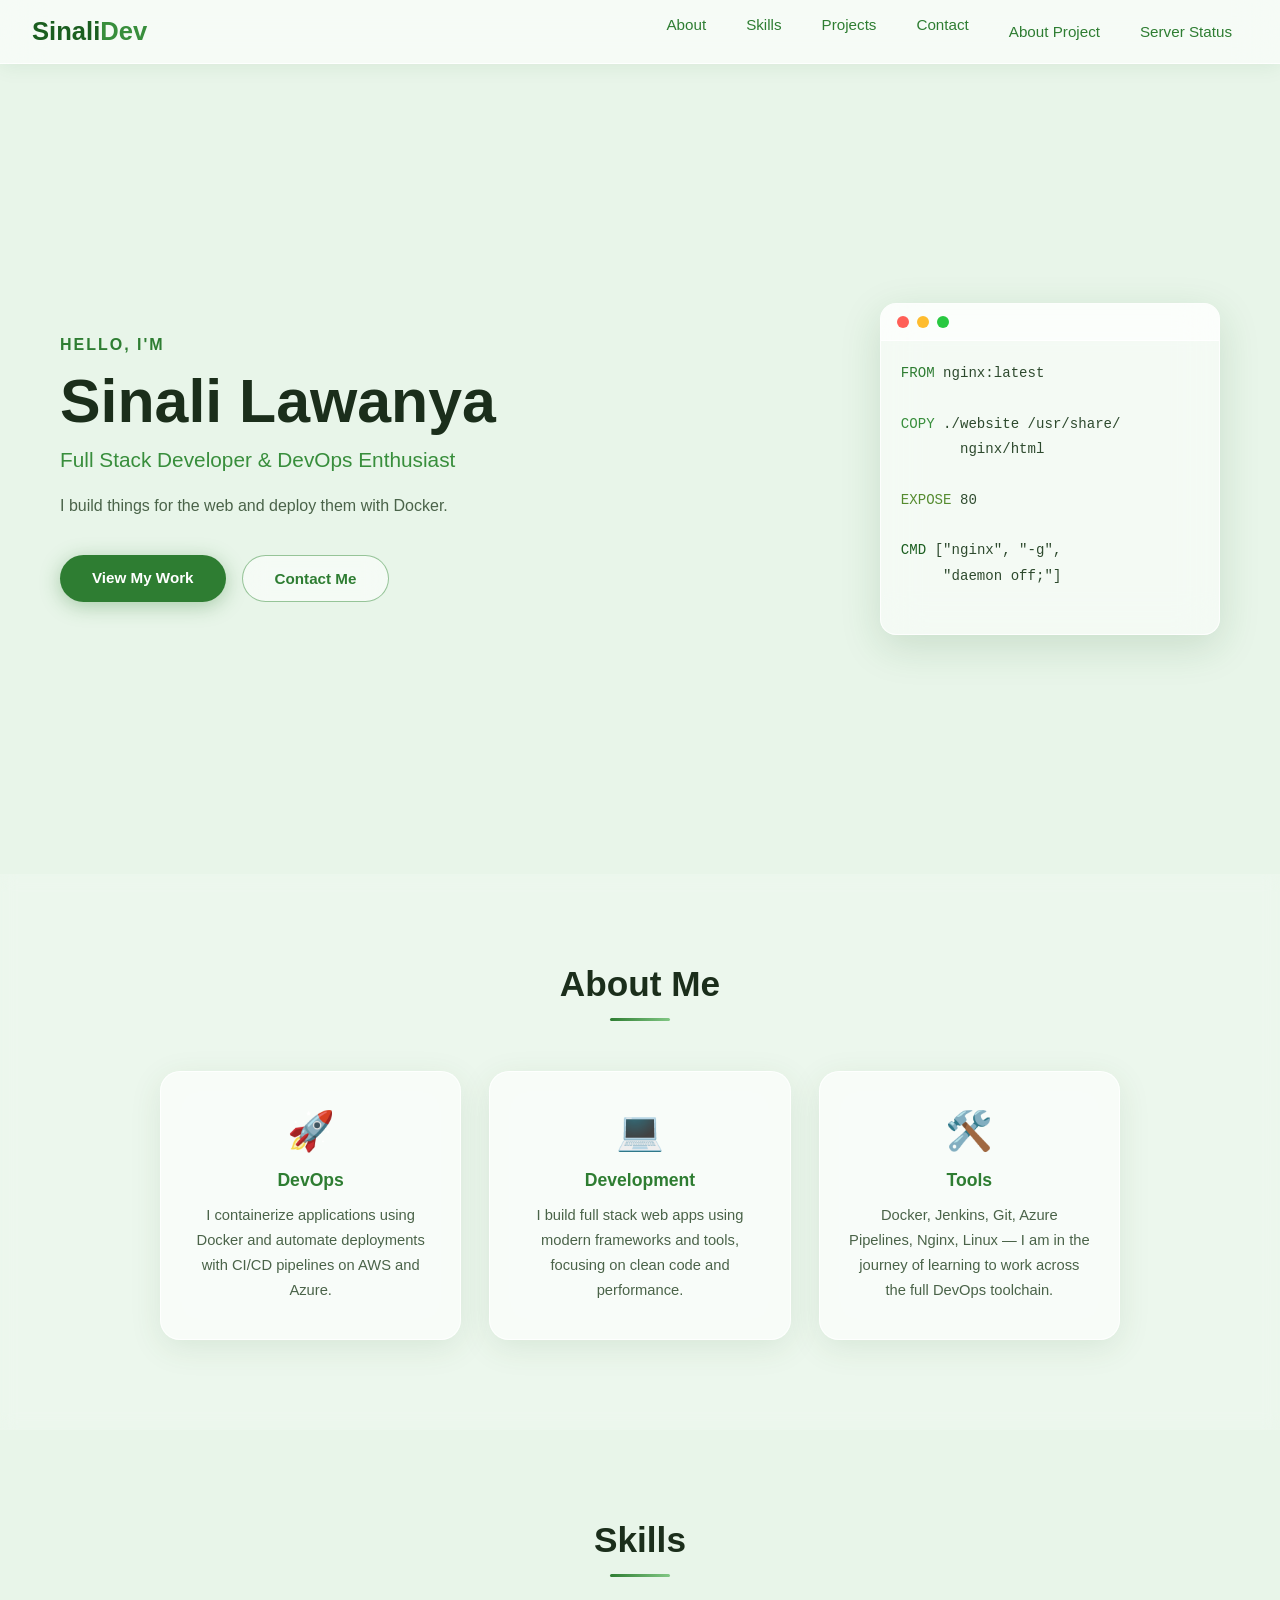
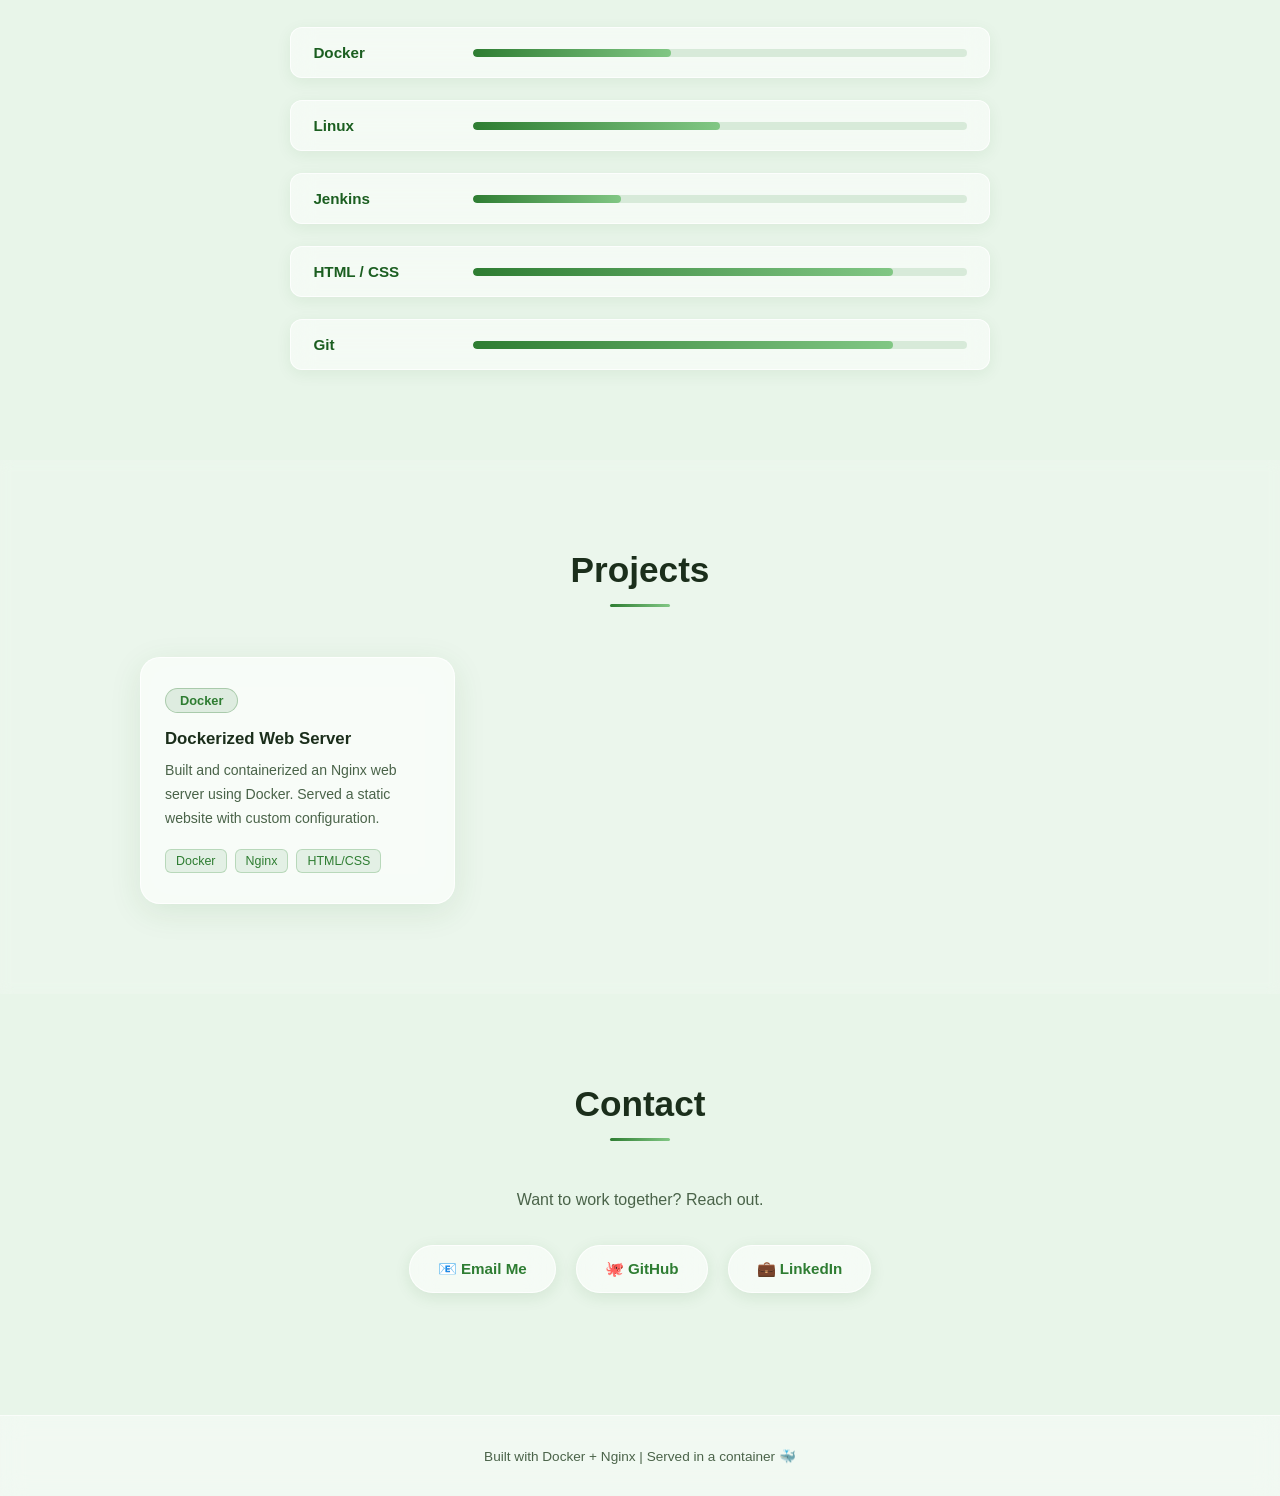
<file: website/index.html>
<!DOCTYPE html>
<html lang="en">
<head>
  <meta charset="UTF-8" />
  <meta name="viewport" content="width=device-width, initial-scale=1.0"/>
  <title>Sinali | Portfolio</title>
  <link rel="stylesheet" href="style.css" />
</head>
<body>

  <!-- NAVBAR -->
  <nav class="navbar">
    <div class="logo">Sinali<span>Dev</span></div>
    <ul class="nav-links">
      <li><a href="#about">About</a></li>
      <li><a href="#skills">Skills</a></li>
      <li><a href="#projects">Projects</a></li>
      <li><a href="#contact">Contact</a></li>
      <a href="about.html">About Project</a>
    <a href="status.html">Server Status</a>
    </ul>
  </nav>

  <!-- HERO SECTION -->
  <section class="hero">
    <div class="hero-content">
      <p class="greeting">Hello, I'm</p>
      <h1 class="name">Sinali Lawanya</h1>
      <h2 class="role">Full Stack Developer & DevOps Enthusiast</h2>
      <p class="tagline">I build things for the web and deploy them with Docker.</p>
      <div class="hero-buttons">
        <a href="#projects" class="btn btn-primary">View My Work</a>
        <a href="#contact" class="btn btn-secondary">Contact Me</a>
      </div>
    </div>
    <div class="hero-visual">
      <div class="code-card">
        <div class="code-bar">
          <span class="dot red"></span>
          <span class="dot yellow"></span>
          <span class="dot green"></span>
        </div>
        <pre class="code-text">
<span class="c-blue">FROM</span> nginx:latest

<span class="c-green">COPY</span> ./website /usr/share/
       nginx/html

<span class="c-yellow">EXPOSE</span> 80

<span class="c-pink">CMD</span> ["nginx", "-g",
     "daemon off;"]
        </pre>
      </div>
    </div>
  </section>

  <!-- ABOUT SECTION -->
  <section class="about" id="about">
    <h2 class="section-title">About Me</h2>
    <div class="about-grid">
      <div class="about-card">
        <div class="about-icon">🚀</div>
        <h3>DevOps</h3>
        <p>I containerize applications using Docker and automate deployments with CI/CD pipelines on AWS and Azure.</p>
      </div>
      <div class="about-card">
        <div class="about-icon">💻</div>
        <h3>Development</h3>
        <p>I build full stack web apps using modern frameworks and tools, focusing on clean code and performance.</p>
      </div>
      <div class="about-card">
        <div class="about-icon">🛠️</div>
        <h3>Tools</h3>
        <p>Docker, Jenkins, Git, Azure Pipelines, Nginx, Linux — I am in the journey of learning to work across the full DevOps toolchain.</p>
      </div>
    </div>
  </section>

  <!-- SKILLS SECTION -->
  <section class="skills" id="skills">
    <h2 class="section-title">Skills</h2>
    <div class="skills-grid">
      <div class="skill-item">
        <span class="skill-name">Docker</span>
        <div class="skill-bar"><div class="skill-fill" data-width="40%"></div></div>
      </div>
      <div class="skill-item">
        <span class="skill-name">Linux</span>
        <div class="skill-bar"><div class="skill-fill" data-width="50%"></div></div>
      </div>
      
      <div class="skill-item">
        <span class="skill-name">Jenkins</span>
        <div class="skill-bar"><div class="skill-fill" data-width="30%"></div></div>
      </div>
      <div class="skill-item">
        <span class="skill-name">HTML / CSS</span>
        <div class="skill-bar"><div class="skill-fill" data-width="85%"></div></div>
      </div>
      <div class="skill-item">
        <span class="skill-name">Git</span>
        <div class="skill-bar"><div class="skill-fill" data-width="85%"></div></div>
      </div>
    </div>
  </section>

  <!-- PROJECTS SECTION -->
  <section class="projects" id="projects">
    <h2 class="section-title">Projects</h2>
    <div class="projects-grid">
      <div class="project-card">
        <div class="project-tag">Docker</div>
        <h3>Dockerized Web Server</h3>
        <p>Built and containerized an Nginx web server using Docker. Served a static website with custom configuration.</p>
        <div class="project-stack">
          <span>Docker</span><span>Nginx</span><span>HTML/CSS</span>
        </div>
      </div>
  </section>

  <!-- CONTACT SECTION -->
  <section class="contact" id="contact">
    <h2 class="section-title">Contact</h2>
    <p class="contact-sub">Want to work together? Reach out.</p>
    <div class="contact-links">
      <a href="#" class="contact-btn">📧 Email Me</a>
      <a href="#" class="contact-btn">🐙 GitHub</a>
      <a href="#" class="contact-btn">💼 LinkedIn</a>
    </div>
  </section>

  <!-- FOOTER -->
  <footer class="footer">
    <p>Built with Docker + Nginx | Served in a container 🐳</p>
  </footer>

  <script src="script.js"></script>
</body>
</html>
</file>
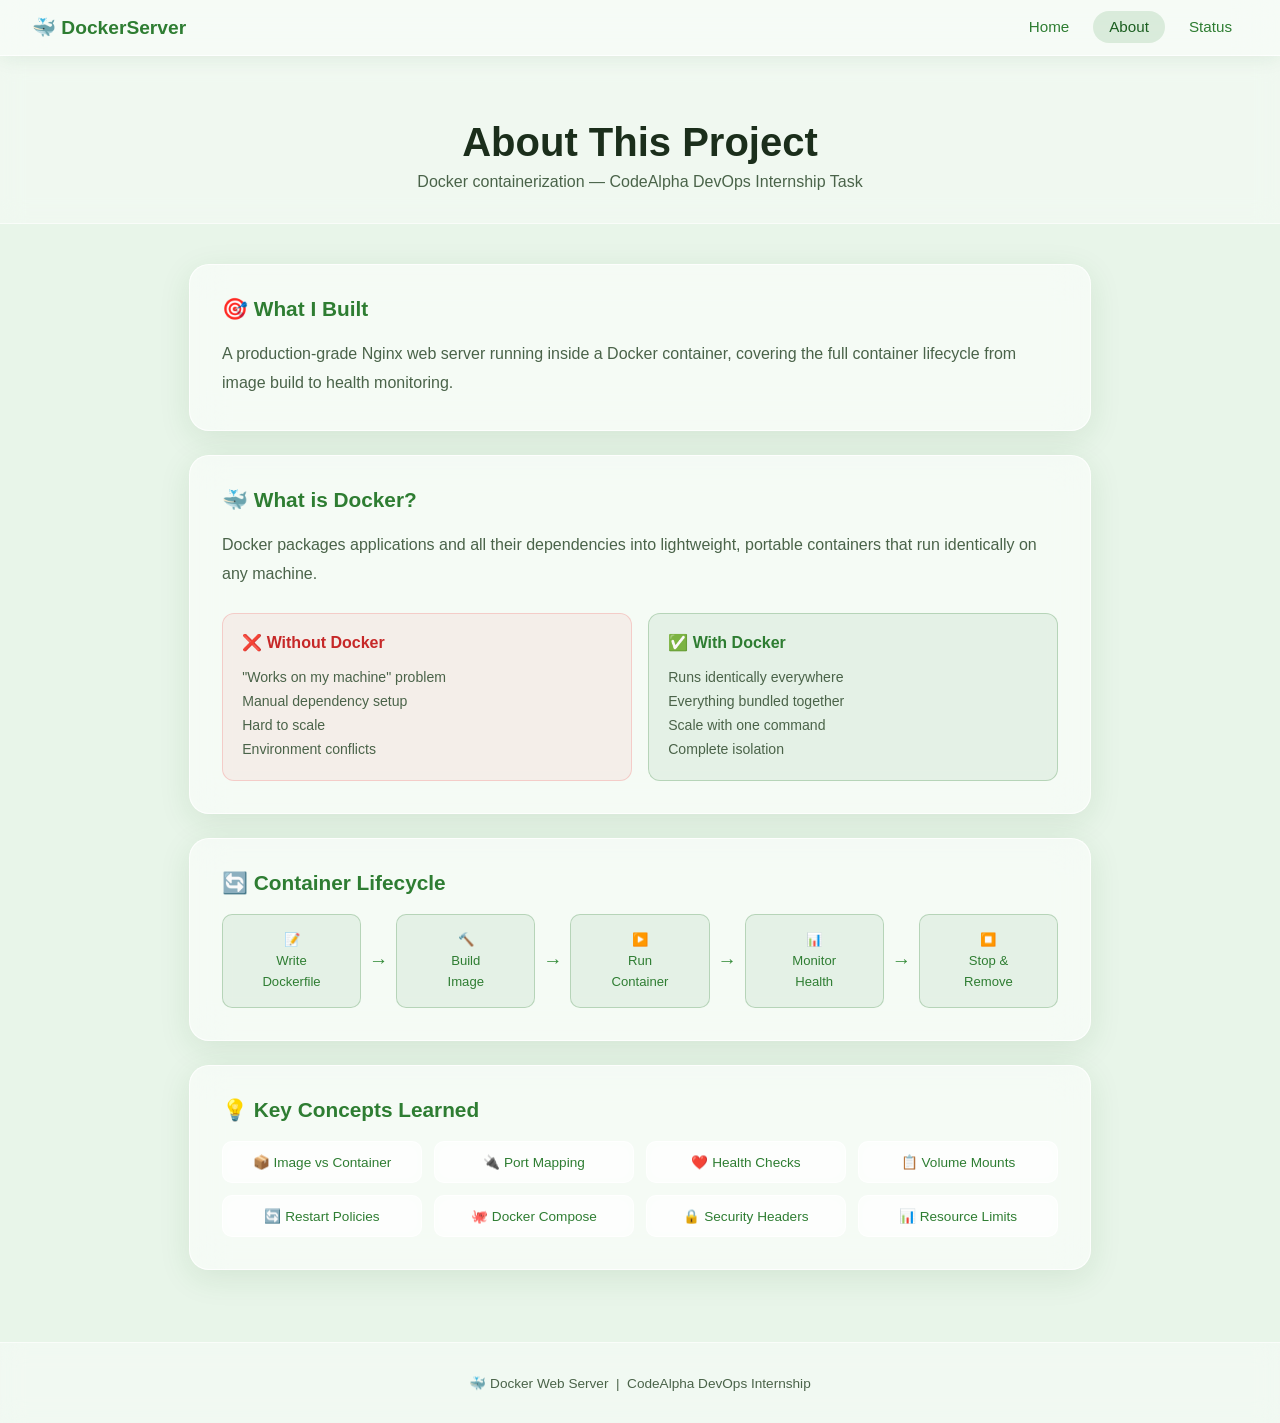
<file: website/about.html>
<!DOCTYPE html>
<html lang="en">
<head>
    <meta charset="UTF-8">
    <meta name="viewport" content="width=device-width, initial-scale=1.0">
    <title>About | Project</title>
    <link rel="stylesheet" href="style.css">
</head>
<body>
    <nav class="navbar">
        <div class="nav-brand">🐳 DockerServer</div>
        <ul class="nav-links">
            <li><a href="/">Home</a></li>
            <li><a href="about.html" class="active">About</a></li>
            <li><a href="status.html">Status</a></li>
        </ul>
    </nav>

    <div class="page-header">
        <h1>About This Project</h1>
        <p>Docker containerization — CodeAlpha DevOps Internship Task </p>
    </div>

    <div class="content-wrapper">
        <div class="info-card">
            <h2>🎯 What I Built</h2>
            <p>A production-grade Nginx web server running inside a Docker container,
            covering the full container lifecycle from image build to health monitoring.</p>
        </div>

        <div class="info-card">
            <h2>🐳 What is Docker?</h2>
            <p>Docker packages applications and all their dependencies into lightweight,
            portable containers that run identically on any machine.</p>
            <div class="comparison">
                <div class="compare-bad">
                    <h4>❌ Without Docker</h4>
                    <ul>
                        <li>"Works on my machine" problem</li>
                        <li>Manual dependency setup</li>
                        <li>Hard to scale</li>
                        <li>Environment conflicts</li>
                    </ul>
                </div>
                <div class="compare-good">
                    <h4>✅ With Docker</h4>
                    <ul>
                        <li>Runs identically everywhere</li>
                        <li>Everything bundled together</li>
                        <li>Scale with one command</li>
                        <li>Complete isolation</li>
                    </ul>
                </div>
            </div>
        </div>

        <div class="info-card">
            <h2>🔄 Container Lifecycle</h2>
            <div class="lifecycle">
                <div class="lc-step">📝<br>Write<br>Dockerfile</div>
                <div class="lc-arrow">→</div>
                <div class="lc-step">🔨<br>Build<br>Image</div>
                <div class="lc-arrow">→</div>
                <div class="lc-step">▶️<br>Run<br>Container</div>
                <div class="lc-arrow">→</div>
                <div class="lc-step">📊<br>Monitor<br>Health</div>
                <div class="lc-arrow">→</div>
                <div class="lc-step">⏹️<br>Stop &amp;<br>Remove</div>
            </div>
        </div>

        <div class="info-card">
            <h2>💡 Key Concepts Learned</h2>
            <div class="concept-grid">
                <div class="concept">📦 Image vs Container</div>
                <div class="concept">🔌 Port Mapping</div>
                <div class="concept">❤️ Health Checks</div>
                <div class="concept">📋 Volume Mounts</div>
                <div class="concept">🔄 Restart Policies</div>
                <div class="concept">🐙 Docker Compose</div>
                <div class="concept">🔒 Security Headers</div>
                <div class="concept">📊 Resource Limits</div>
            </div>
        </div>
    </div>

    <footer class="footer">
        <p>🐳 Docker Web Server &nbsp;|&nbsp; CodeAlpha DevOps Internship</p>
    </footer>
</body>
</html>
</file>
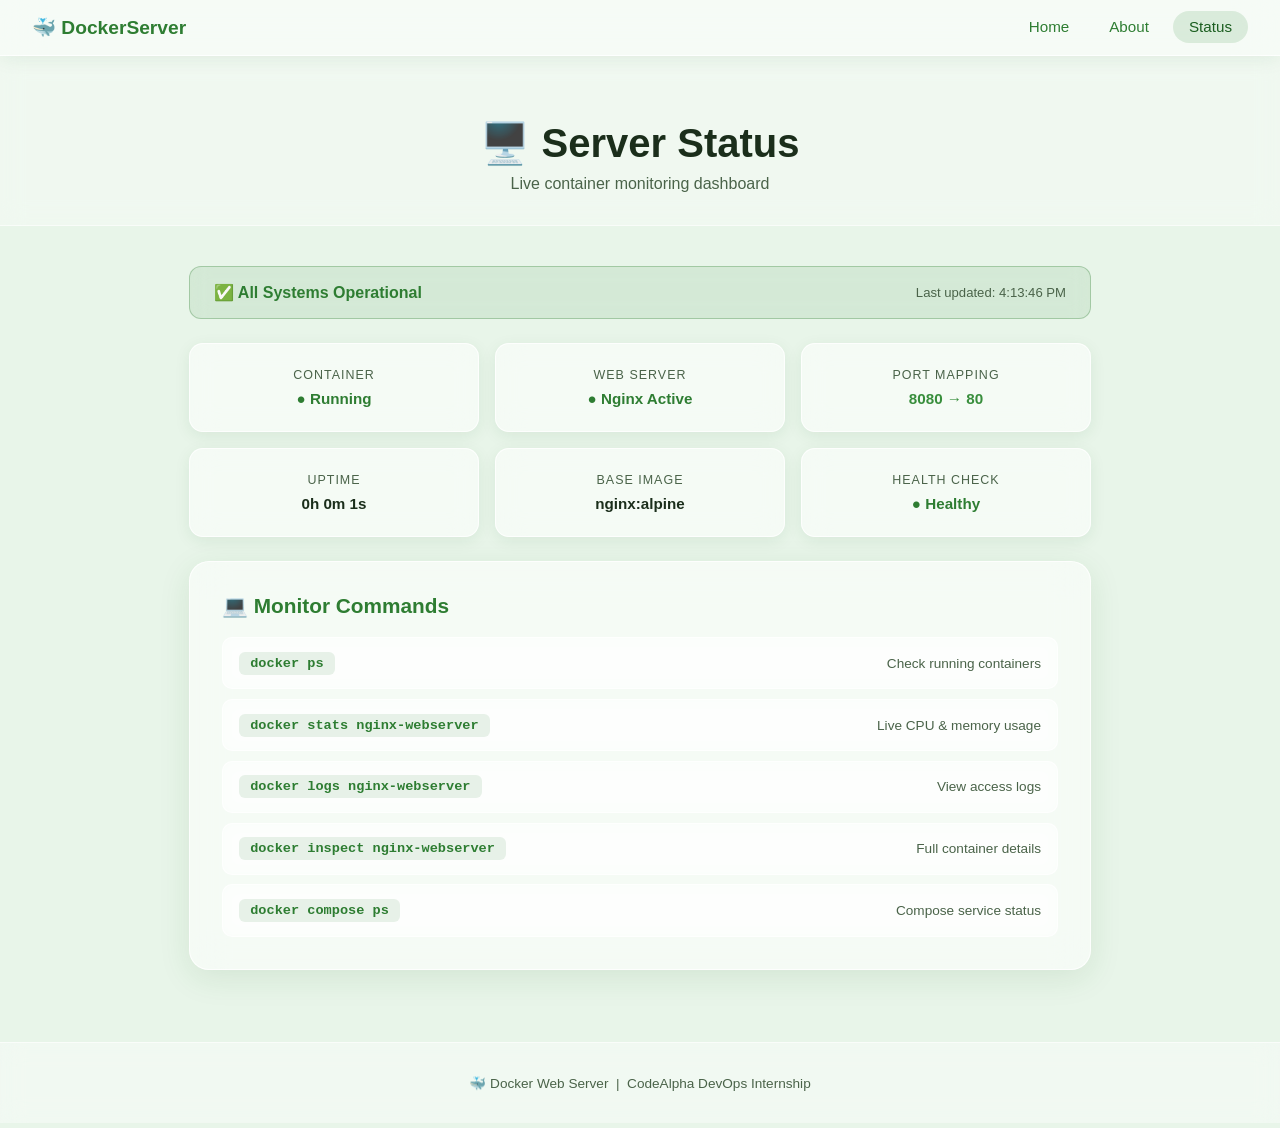
<file: website/status.html>
<!DOCTYPE html>
<html lang="en">
<head>
    <meta charset="UTF-8">
    <meta name="viewport" content="width=device-width, initial-scale=1.0">
    <title>Status | Docker Web Server</title>
    <link rel="stylesheet" href="style.css">
</head>
<body>
    <nav class="navbar">
        <div class="nav-brand">🐳 DockerServer</div>
        <ul class="nav-links">
            <li><a href="/">Home</a></li>
            <li><a href="about.html">About</a></li>
            <li><a href="status.html" class="active">Status</a></li>
        </ul>
    </nav>

    <div class="page-header">
        <h1>🖥️ Server Status</h1>
        <p>Live container monitoring dashboard</p>
    </div>

    <div class="content-wrapper">
        <div class="status-banner">
            <span>✅ All Systems Operational</span>
            <span class="status-time" id="last-updated">Updating...</span>
        </div>

        <div class="status-grid">
            <div class="status-card">
                <div class="s-label">Container</div>
                <div class="s-value green">● Running</div>
            </div>
            <div class="status-card">
                <div class="s-label">Web Server</div>
                <div class="s-value green">● Nginx Active</div>
            </div>
            <div class="status-card">
                <div class="s-label">Port Mapping</div>
                <div class="s-value blue">8080 → 80</div>
            </div>
            <div class="status-card">
                <div class="s-label">Uptime</div>
                <div class="s-value" id="uptime">Calculating...</div>
            </div>
            <div class="status-card">
                <div class="s-label">Base Image</div>
                <div class="s-value">nginx:alpine</div>
            </div>
            <div class="status-card">
                <div class="s-label">Health Check</div>
                <div class="s-value green">● Healthy</div>
            </div>
        </div>

        <div class="info-card">
            <h2>💻 Monitor Commands</h2>
            <div class="cmd-list">
                <div class="cmd-row">
                    <code>docker ps</code>
                    <span>Check running containers</span>
                </div>
                <div class="cmd-row">
                    <code>docker stats nginx-webserver</code>
                    <span>Live CPU &amp; memory usage</span>
                </div>
                <div class="cmd-row">
                    <code>docker logs nginx-webserver</code>
                    <span>View access logs</span>
                </div>
                <div class="cmd-row">
                    <code>docker inspect nginx-webserver</code>
                    <span>Full container details</span>
                </div>
                <div class="cmd-row">
                    <code>docker compose ps</code>
                    <span>Compose service status</span>
                </div>
            </div>
        </div>
    </div>

    <footer class="footer">
        <p>🐳 Docker Web Server &nbsp;|&nbsp; CodeAlpha DevOps Internship</p>
    </footer>
    <script src="script.js"></script>
</body>
</html>
</file>
<file: website/style.css>
* {
  margin: 0;
  padding: 0;
  box-sizing: border-box;
}

body {
  font-family: 'Segoe UI', Tahoma, Geneva, Verdana, sans-serif;
  background-color: #e8f5e9;
  background-size: auto, auto, auto, cover;
  background-position: center, center, center, center;
  background-attachment: fixed;
  color: #1b2e1b;
  scroll-behavior: smooth;
  min-height: 100vh;
}

.glass {
  background: rgba(255, 255, 255, 0.55);
  backdrop-filter: blur(18px);
  -webkit-backdrop-filter: blur(18px);
  border: 1px solid rgba(255, 255, 255, 0.75);
  box-shadow: 0 8px 32px rgba(27, 94, 32, 0.10);
}

nav {
  display: flex;
  justify-content: space-between;
  align-items: center;
  padding: 1rem 2.5rem;
  background: rgba(255, 255, 255, 0.60);
  backdrop-filter: blur(20px);
  -webkit-backdrop-filter: blur(20px);
  border-bottom: 1px solid rgba(255, 255, 255, 0.80);
  box-shadow: 0 2px 20px rgba(27, 94, 32, 0.08);
  position: sticky;
  top: 0;
  z-index: 100;
}

.navbar {
  display: flex;
  justify-content: space-between;
  align-items: center;
  padding: 1rem 2rem;
  background: rgba(255, 255, 255, 0.60);
  backdrop-filter: blur(20px);
  -webkit-backdrop-filter: blur(20px);
  border-bottom: 1px solid rgba(255, 255, 255, 0.80);
  box-shadow: 0 2px 20px rgba(27, 94, 32, 0.08);
  position: sticky;
  top: 0;
  z-index: 100;
}

.nav-brand { color: #2e7d32; font-weight: 700; font-size: 1.2rem; }

.logo {
  font-size: 1.6rem;
  font-weight: 700;
  color: #1b5e20;
}
.logo span {
  color: #388e3c;
}

.nav-links {
  list-style: none;
  display: flex;
  gap: 8px;
}
.nav-links a {
  color: #2e7d32;
  text-decoration: none;
  font-size: 0.95rem;
  padding: 0.45rem 1rem;
  border-radius: 50px;
  transition: all 0.2s;
  font-weight: 500;
}
.nav-links a:hover,
.nav-links a.active {
  background: rgba(56, 142, 60, 0.15);
  color: #1b5e20;
}

.hero {
  display: flex;
  justify-content: space-between;
  align-items: center;
  padding: 100px 60px;
  min-height: 90vh;
}

.greeting {
  color: #2e7d32;
  font-size: 1rem;
  margin-bottom: 12px;
  letter-spacing: 2px;
  text-transform: uppercase;
  font-weight: 600;
}

.name {
  font-size: 3.8rem;
  font-weight: 700;
  color: #1b2e1b;
  margin-bottom: 12px;
}

.role {
  font-size: 1.3rem;
  color: #388e3c;
  font-weight: 500;
  margin-bottom: 20px;
}

.tagline {
  color: #4a6349;
  font-size: 1rem;
  margin-bottom: 36px;
  max-width: 420px;
  line-height: 1.7;
}

.hero-buttons {
  display: flex;
  gap: 16px;
}

.btn {
  padding: 14px 32px;
  border-radius: 50px;
  text-decoration: none;
  font-size: 0.95rem;
  font-weight: 600;
  transition: all 0.25s;
}

.btn-primary {
  background: #2e7d32;
  color: #fff;
  box-shadow: 0 4px 20px rgba(46, 125, 50, 0.35);
}
.btn-primary:hover {
  background: #1b5e20;
  transform: translateY(-2px);
  box-shadow: 0 8px 28px rgba(46, 125, 50, 0.45);
}

.btn-secondary {
  background: rgba(255, 255, 255, 0.55);
  backdrop-filter: blur(12px);
  -webkit-backdrop-filter: blur(12px);
  border: 1.5px solid rgba(56, 142, 60, 0.50);
  color: #2e7d32;
}
.btn-secondary:hover {
  background: rgba(56, 142, 60, 0.12);
  transform: translateY(-2px);
  border-color: #2e7d32;
}

.code-card {
  background: rgba(255, 255, 255, 0.50);
  backdrop-filter: blur(20px);
  -webkit-backdrop-filter: blur(20px);
  border: 1px solid rgba(255, 255, 255, 0.80);
  box-shadow: 0 12px 40px rgba(27, 94, 32, 0.15);
  border-radius: 16px;
  width: 340px;
  overflow: hidden;
}

.code-bar {
  display: flex;
  gap: 8px;
  padding: 12px 16px;
  background: rgba(255, 255, 255, 0.65);
  border-bottom: 1px solid rgba(255, 255, 255, 0.80);
}

.dot {
  width: 12px;
  height: 12px;
  border-radius: 50%;
}
.dot.red    { background: #ff5f57; }
.dot.yellow { background: #febc2e; }
.dot.green  { background: #28c840; }

.code-text {
  padding: 20px;
  font-family: 'Courier New', monospace;
  font-size: 0.88rem;
  line-height: 1.8;
  color: #2e4a2e;
}
.c-blue   { color: #2e7d32; }
.c-green  { color: #388e3c; }
.c-yellow { color: #558b2f; }
.c-pink   { color: #1b5e20; }

/* ── SECTIONS ── */
section {
  padding: 90px 60px;
}

.section-title {
  font-size: 2.2rem;
  color: #1b2e1b;
  margin-bottom: 50px;
  text-align: center;
  font-weight: 700;
  position: relative;
}
.section-title::after {
  content: '';
  display: block;
  width: 60px;
  height: 3px;
  background: linear-gradient(90deg, #2e7d32, #81c784);
  margin: 14px auto 0;
  border-radius: 2px;
}

.about {
  background: rgba(255, 255, 255, 0.20);
  backdrop-filter: blur(8px);
}

.about-grid {
  display: grid;
  grid-template-columns: repeat(3, 1fr);
  gap: 28px;
  max-width: 960px;
  margin: 0 auto;
}

.about-card {
  background: rgba(255, 255, 255, 0.55);
  backdrop-filter: blur(18px);
  -webkit-backdrop-filter: blur(18px);
  border: 1px solid rgba(255, 255, 255, 0.80);
  box-shadow: 0 8px 32px rgba(27, 94, 32, 0.10);
  border-radius: 20px;
  padding: 36px 28px;
  text-align: center;
  transition: all 0.3s;
}
.about-card:hover {
  transform: translateY(-6px);
  box-shadow: 0 16px 48px rgba(27, 94, 32, 0.18);
  border-color: rgba(56, 142, 60, 0.40);
}

.about-icon {
  font-size: 2.4rem;
  margin-bottom: 16px;
}
.about-card h3 {
  font-size: 1.1rem;
  color: #2e7d32;
  margin-bottom: 12px;
  font-weight: 600;
}
.about-card p {
  color: #4a6349;
  font-size: 0.92rem;
  line-height: 1.7;
}

.skills-grid {
  max-width: 700px;
  margin: 0 auto;
  display: flex;
  flex-direction: column;
  gap: 22px;
}

.skill-item {
  background: rgba(255, 255, 255, 0.50);
  backdrop-filter: blur(12px);
  -webkit-backdrop-filter: blur(12px);
  border: 1px solid rgba(255, 255, 255, 0.75);
  border-radius: 12px;
  padding: 1rem 1.4rem;
  display: flex;
  align-items: center;
  gap: 20px;
  box-shadow: 0 4px 16px rgba(27, 94, 32, 0.07);
}

.skill-name {
  color: #1b5e20;
  font-size: 0.95rem;
  font-weight: 600;
  min-width: 140px;
}

.skill-bar {
  flex: 1;
  height: 8px;
  background: rgba(56, 142, 60, 0.15);
  border-radius: 4px;
  overflow: hidden;
}

.skill-fill {
  height: 100%;
  width: 0%;
  background: linear-gradient(90deg, #2e7d32, #81c784);
  border-radius: 4px;
  transition: width 1.4s ease;
}

.projects {
  background: rgba(255, 255, 255, 0.15);
  backdrop-filter: blur(6px);
}

.projects-grid {
  display: grid;
  grid-template-columns: repeat(3, 1fr);
  gap: 28px;
  max-width: 1000px;
  margin: 0 auto;
}

.project-card {
  background: rgba(255, 255, 255, 0.55);
  backdrop-filter: blur(18px);
  -webkit-backdrop-filter: blur(18px);
  border: 1px solid rgba(255, 255, 255, 0.80);
  box-shadow: 0 8px 32px rgba(27, 94, 32, 0.10);
  border-radius: 20px;
  padding: 30px 24px;
  transition: all 0.3s;
}
.project-card:hover {
  transform: translateY(-6px);
  box-shadow: 0 16px 48px rgba(27, 94, 32, 0.18);
  border-color: rgba(56, 142, 60, 0.40);
}

.project-tag {
  display: inline-block;
  background: rgba(46, 125, 50, 0.12);
  color: #2e7d32;
  border: 1px solid rgba(46, 125, 50, 0.30);
  border-radius: 20px;
  padding: 4px 14px;
  font-size: 0.8rem;
  font-weight: 600;
  margin-bottom: 16px;
}

.project-card h3 {
  color: #1b2e1b;
  font-size: 1.05rem;
  margin-bottom: 10px;
  font-weight: 600;
}
.project-card p {
  color: #4a6349;
  font-size: 0.88rem;
  line-height: 1.7;
  margin-bottom: 18px;
}

.project-stack {
  display: flex;
  flex-wrap: wrap;
  gap: 8px;
}
.project-stack span {
  background: rgba(56, 142, 60, 0.10);
  color: #2e7d32;
  font-size: 0.78rem;
  padding: 4px 10px;
  border-radius: 6px;
  border: 1px solid rgba(56, 142, 60, 0.25);
  font-weight: 500;
}

.contact {
  text-align: center;
}
.contact-sub {
  color: #4a6349;
  margin-bottom: 36px;
  font-size: 1rem;
}

.contact-links {
  display: flex;
  justify-content: center;
  gap: 20px;
  flex-wrap: wrap;
}

.contact-btn {
  background: rgba(255, 255, 255, 0.55);
  backdrop-filter: blur(14px);
  -webkit-backdrop-filter: blur(14px);
  border: 1px solid rgba(255, 255, 255, 0.80);
  box-shadow: 0 4px 16px rgba(27, 94, 32, 0.10);
  color: #2e7d32;
  padding: 14px 28px;
  border-radius: 50px;
  text-decoration: none;
  font-size: 0.95rem;
  font-weight: 600;
  transition: all 0.25s;
}
.contact-btn:hover {
  background: rgba(46, 125, 50, 0.12);
  border-color: rgba(46, 125, 50, 0.45);
  transform: translateY(-2px);
  box-shadow: 0 8px 28px rgba(27, 94, 32, 0.18);
}

.footer {
  text-align: center;
  padding: 2rem;
  color: #4a6349;
  font-size: 0.85rem;
  border-top: 1px solid rgba(255, 255, 255, 0.60);
  background: rgba(255, 255, 255, 0.40);
  backdrop-filter: blur(12px);
  -webkit-backdrop-filter: blur(12px);
  margin-top: 2rem;
}

.page-header {
  text-align: center;
  padding: 4rem 2rem 2rem;
  background: rgba(255, 255, 255, 0.35);
  backdrop-filter: blur(12px);
  -webkit-backdrop-filter: blur(12px);
  border-bottom: 1px solid rgba(255, 255, 255, 0.60);
}
.page-header h1 { font-size: 2.5rem; font-weight: 800; color: #1b2e1b; }
.page-header p  { color: #4a6349; margin-top: 0.5rem; }

.content-wrapper {
  max-width: 950px;
  margin: 0 auto;
  padding: 2.5rem 1.5rem;
  display: flex;
  flex-direction: column;
  gap: 1.5rem;
}

.info-card {
  background: rgba(255, 255, 255, 0.55);
  backdrop-filter: blur(18px);
  -webkit-backdrop-filter: blur(18px);
  border: 1px solid rgba(255, 255, 255, 0.80);
  box-shadow: 0 8px 32px rgba(27, 94, 32, 0.10);
  border-radius: 20px;
  padding: 2rem;
}
.info-card h2 { color: #2e7d32; margin-bottom: 1.2rem; font-size: 1.3rem; font-weight: 600; }
.info-card p  { color: #4a6349; line-height: 1.8; }

.comparison { display: grid; grid-template-columns: 1fr 1fr; gap: 1rem; margin-top: 1.5rem; }
.compare-bad  { background: rgba(239,68,68,0.07); border: 1px solid rgba(239,68,68,0.20); border-radius: 12px; padding: 1.2rem; }
.compare-good { background: rgba(46,125,50,0.08); border: 1px solid rgba(46,125,50,0.25); border-radius: 12px; padding: 1.2rem; }
.compare-bad h4  { color: #c62828; margin-bottom: 0.8rem; }
.compare-good h4 { color: #2e7d32; margin-bottom: 0.8rem; }
.compare-bad ul, .compare-good ul { list-style: none; }
.compare-bad ul li, .compare-good ul li { color: #4a6349; font-size: 0.88rem; padding: 0.25rem 0; }

.lifecycle { display: flex; align-items: center; flex-wrap: wrap; gap: 0.5rem; margin-top: 1rem; }
.lc-step { flex: 1; min-width: 80px; background: rgba(46,125,50,0.08); border: 1px solid rgba(46,125,50,0.25); border-radius: 10px; padding: 0.9rem; text-align: center; font-size: 0.82rem; color: #2e7d32; line-height: 1.6; font-weight: 500; }
.lc-arrow { color: #388e3c; font-size: 1.2rem; }

.concept-grid { display: grid; grid-template-columns: repeat(4, 1fr); gap: 0.75rem; margin-top: 1rem; }
.concept { background: rgba(255,255,255,0.55); backdrop-filter: blur(8px); border: 1px solid rgba(255,255,255,0.80); border-radius: 10px; padding: 0.75rem; text-align: center; font-size: 0.85rem; color: #2e7d32; font-weight: 500; }

.status-banner { display: flex; justify-content: space-between; align-items: center; padding: 1rem 1.5rem; background: rgba(46,125,50,0.10); border: 1px solid rgba(46,125,50,0.30); backdrop-filter: blur(10px); border-radius: 12px; color: #2e7d32; font-weight: 600; }
.status-time { font-size: 0.82rem; font-weight: 400; color: #4a6349; }

.status-grid { display: grid; grid-template-columns: repeat(3, 1fr); gap: 1rem; }
.status-card { background: rgba(255,255,255,0.55); backdrop-filter: blur(14px); -webkit-backdrop-filter: blur(14px); border: 1px solid rgba(255,255,255,0.80); border-radius: 14px; padding: 1.5rem; text-align: center; box-shadow: 0 4px 16px rgba(27,94,32,0.08); }
.s-label { color: #4a6349; font-size: 0.78rem; text-transform: uppercase; letter-spacing: 1px; margin-bottom: 0.5rem; font-weight: 500; }
.s-value { font-weight: 600; font-size: 0.95rem; color: #1b2e1b; }
.s-value.green { color: #2e7d32; }
.s-value.blue  { color: #388e3c; }

.cmd-list { display: flex; flex-direction: column; gap: 0.6rem; }
.cmd-row { display: flex; align-items: center; justify-content: space-between; padding: 0.85rem 1rem; background: rgba(255,255,255,0.45); backdrop-filter: blur(8px); border: 1px solid rgba(255,255,255,0.70); border-radius: 10px; gap: 1rem; }
.cmd-row code { font-family: 'Cascadia Code', monospace; font-size: 0.85rem; color: #2e7d32; background: rgba(46,125,50,0.10); padding: 0.25rem 0.7rem; border-radius: 6px; white-space: nowrap; font-weight: 600; }
.cmd-row span { color: #4a6349; font-size: 0.85rem; }
</file>
